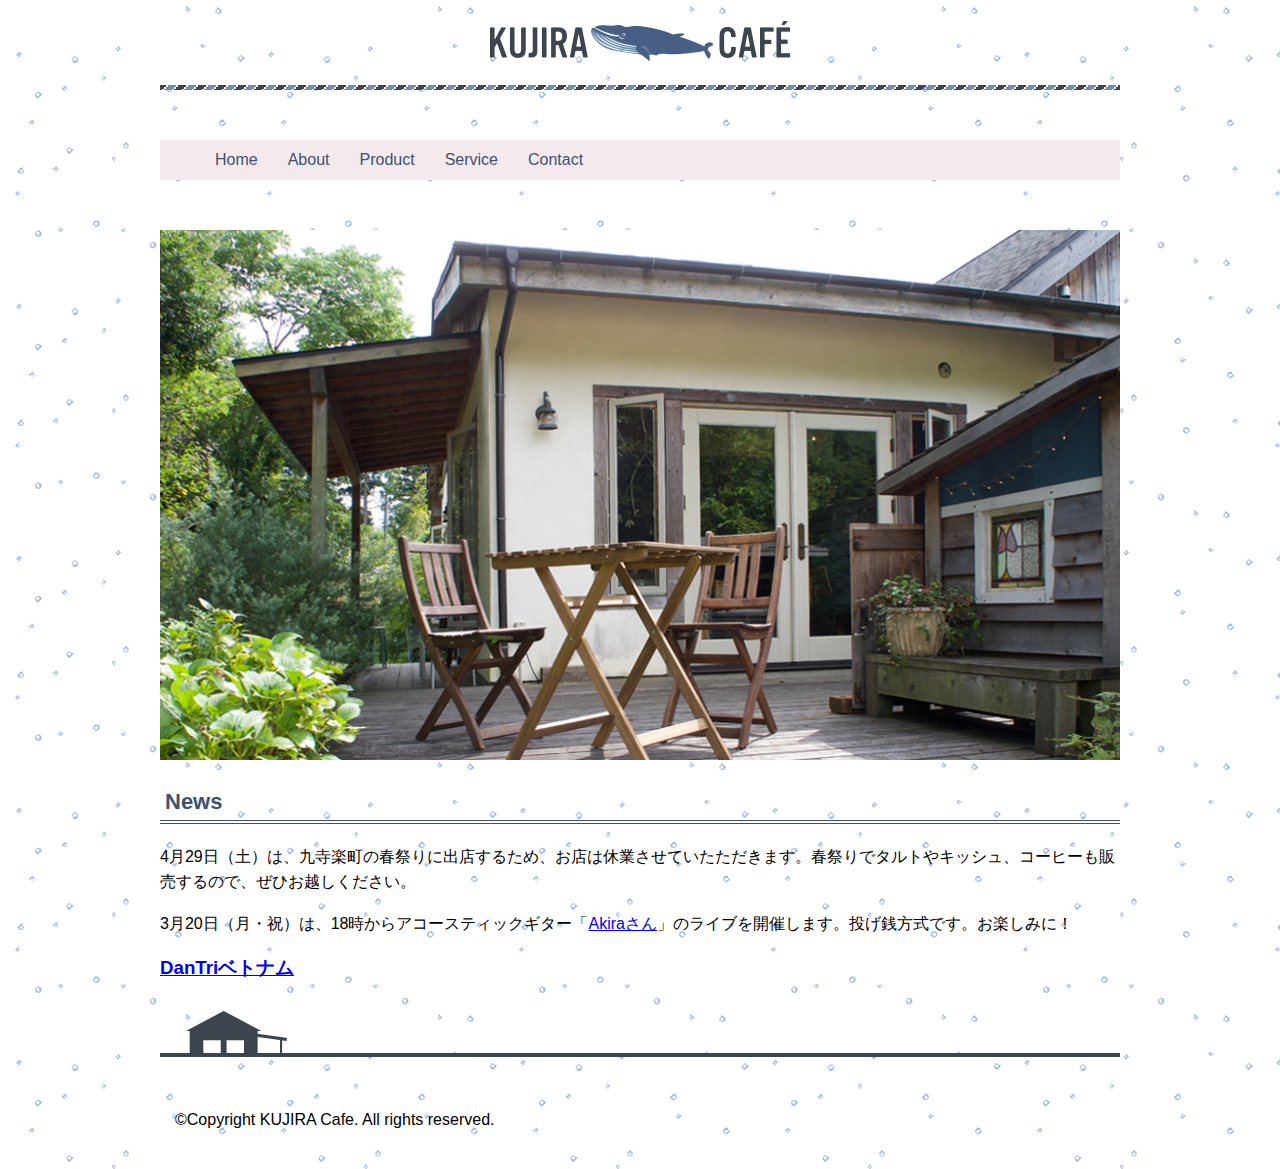
<file: index.html>
<!doctype html>
<html>
	<head>
		<meta charset="UTF-8">
		<meta name="viewport" content="width=device-width, initial-scale=1">
	<title>KUMJIRA Cafeへようこそ</title>
		
		<link rel ="stylesheet" href ="css/style.css">
		
	</head>
	<body>
		<div class ="wrapper">
			<!-- ヘッダー -->
			<header class ="header">
			
				<h1 class ="logo"> <a href = "index.html">
				<img src ="images/logo.png" alt="KUJIRA Cafe">
				</a></h1>
				
					<div class="repeat"></div>
	<nav>
    <div id="menu">
        <ul class="root">
            <li><a href="index.html">Home</a></li>
            <li><a href="about.html">About</a></li>
            <li><a href="menu.html">Product</a></li>
            <li><a href="access.html">Service</a></li>
            <li><a href="contact.html">Contact</a></li>
        </ul>
    </div>
	</nav>
			</header>
			<!-- ヘッダー ここまで -->
			<!-- メイン -->
			<div class ="keyvisual">
					<img src ="images/keyvisual.jpg" alt=" ">
			</div>
			<main>
			<h2 id = "news">News</h2>
			<p class ="news-item">4月29日（土）は、九寺楽町の春祭りに出店するため、お店は休業させていたただきます。春祭りでタルトやキッシュ、コーヒーも販売するので、ぜひお越しください。</p>
	
			<p class ="new-item">3月20日（月・祝）は、18時からアコースティックギター「<a href ="https://www.youtube.com/watch?v=jhKe3MlAvnA&list=RDMM&index=1" target ="_blank">Akiraさん</a>」のライブを開催します。投げ銭方式です。お楽しみに！</p>
			<div id ="dung">
			<h3><a href="taolayout/layout/index.html" />DanTriベトナム</a><h3>
			</div>			
			</main>
			<!-- メイン ここまで -->
			<!-- フッター -->
			<footer class="footer">
			<p>&copy;Copyright KUJIRA Cafe. All rights reserved.</p>
			</footer>
			<!-- フッター ここまで -->
		</div>
	</body>
</html>
</file>
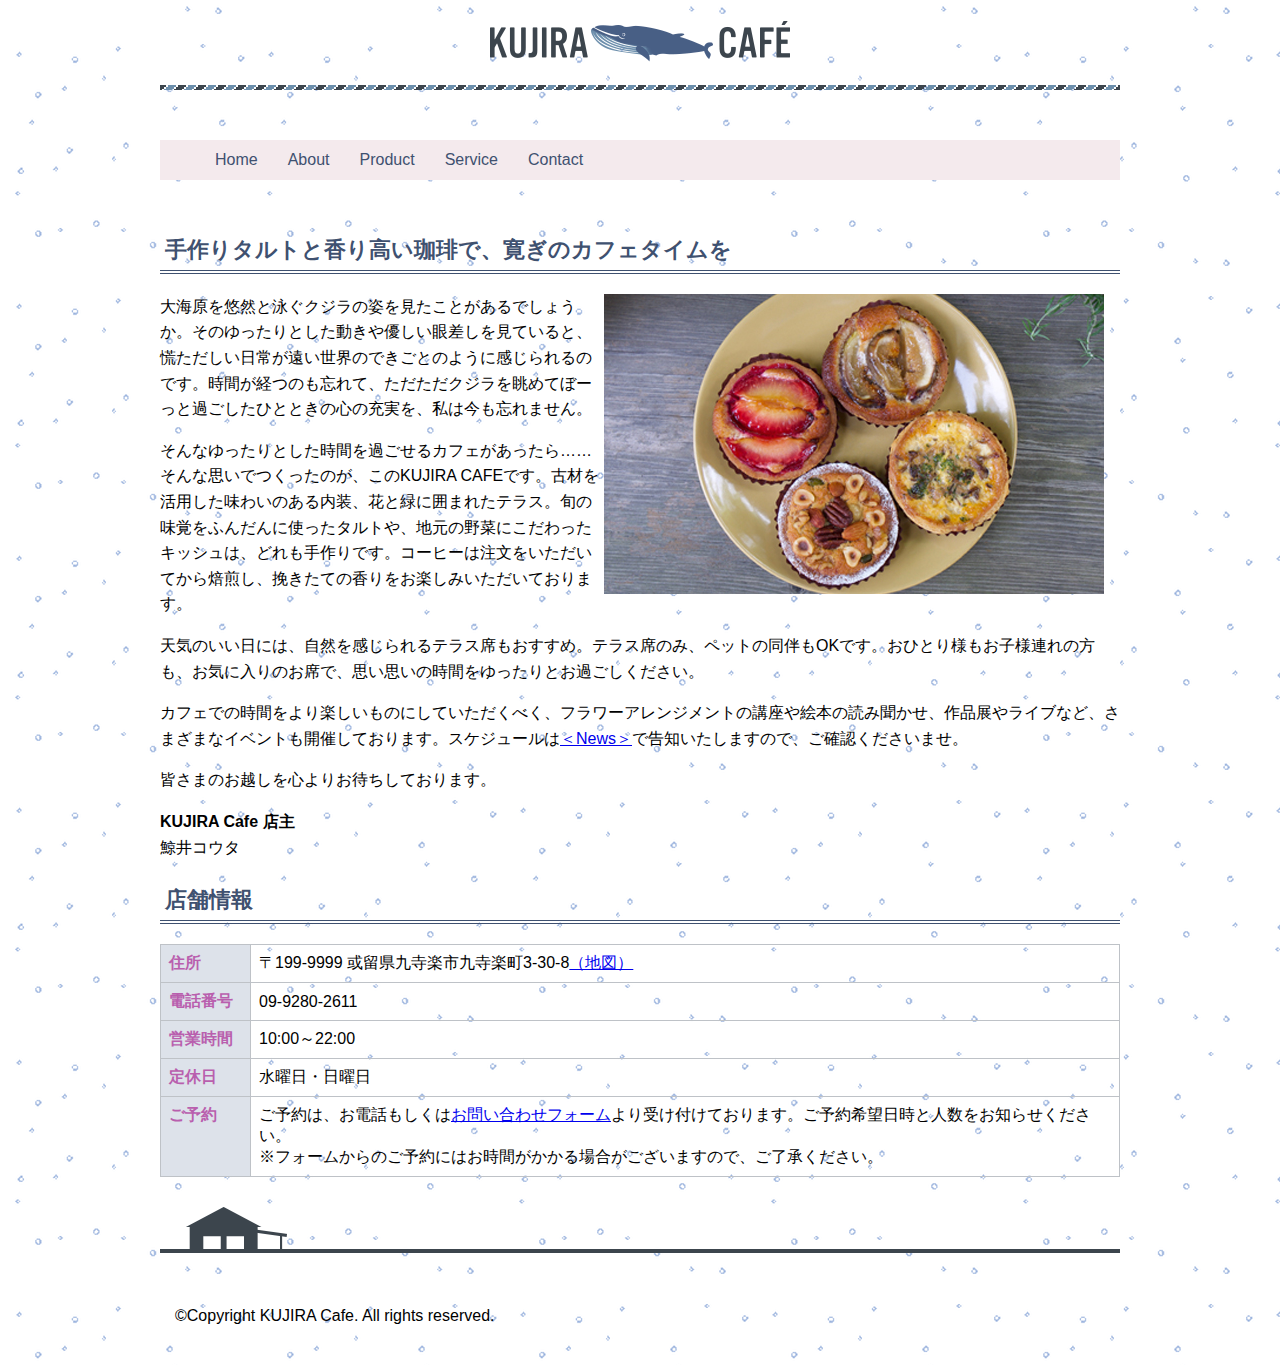
<file: about.html>
<!doctype html>
<html>
	<head>
		<meta charset="UTF-8">
		<meta name="viewport" content="width=device-width, initial-scale=1">
	<title>KUJIRA Cafe について  |   KUJIRA Cafe</title>
		<link rel ="stylesheet" href ="css/style.css">
	</head>
	<body>
		<div class ="wrapper">
			<!-- ヘッダー -->
			<header class ="header">
			
				<h1 class ="logo"> <a href = "index.html"><img src ="images/logo.png" alt="KUJIRA Cafe"></a></h1>
					<div class="repeat"></div>
				 <div id="menu">
        <ul class="root">
            <li><a href="index.html">Home</a></li>
            <li><a href="about.html">About</a></li>
            <li><a href="menu.html">Product</a></li>
            <li><a href="access.html">Service</a></li>
            <li><a href="contact.html">Contact</a></li>
        </ul>
    </div>
			</header>
			<!-- ヘッダー ここまで -->
			<!-- メイン -->
			<main>
			<h2>手作りタルトと香り高い珈琲で、寛ぎのカフェタイムを</h2>
			<p><img src ="images/about-photo.jpg" alt ="タルトの写真" class="shop-photo">大海原を悠然と泳ぐクジラの姿を見たことがあるでしょうか。そのゆったりとした動きや優しい眼差しを見ていると、慌ただしい日常が遠い世界のできごとのように感じられるのです。時間が経つのも忘れて、ただただクジラを眺めてぼーっと過ごしたひとときの心の充実を、私は今も忘れません。</p>

			<p>そんなゆったりとした時間を過ごせるカフェがあったら……そんな思いでつくったのが、このKUJIRA CAFEです。古材を活用した味わいのある内装、花と緑に囲まれたテラス。旬の味覚をふんだんに使ったタルトや、地元の野菜にこだわったキッシュは、どれも手作りです。コーヒーは注文をいただいてから焙煎し、挽きたての香りをお楽しみいただいております。</p>

			<p>天気のいい日には、自然を感じられるテラス席もおすすめ。テラス席のみ、ペットの同伴もOKです。おひとり様もお子様連れの方も、お気に入りのお席で、思い思いの時間をゆったりとお過ごしください。</p>

			<p>カフェでの時間をより楽しいものにしていただくべく、フラワーアレンジメントの講座や絵本の読み聞かせ、作品展やライブなど、さまざまなイベントも開催しております。スケジュールは<a href ="index.html#news">＜News＞</a>で告知いたしますので、ご確認くださいませ。</p>

			<p>皆さまのお越しを心よりお待ちしております。</p>

			<p><strong>KUJIRA Cafe 店主</strong><br>鯨井コウタ</p>
			<h2>店舗情報</h2>
					<table class="info">
						<tr>
							<th>住所</th>
							<td>〒199-9999 或留県九寺楽市九寺楽町3-30-8<a href ="access.html">（地図）</a></td>
						</tr>
						<tr>
							<th>電話番号</th>
							<td>09-9280-2611</td>
						</tr>
						<tr>
							<th>営業時間</th>	
							<td>10:00～22:00</td>
						</tr>
						<tr>
							<th>定休日</th>
							<td>水曜日・日曜日</td>
						</tr>
						<tr>
							<th>ご予約</th>
							<td>	ご予約は、お電話もしくは<a  href ="contact.html">お問い合わせフォーム</a>より受け付けております。ご予約希望日時と人数をお知らせください。<br>
							※フォームからのご予約にはお時間がかかる場合がございますので、ご了承ください。</td>
						</tr>
					</table>
			
			</main>
			<!-- メイン ここまで -->
			<!-- フッター -->
			<footer class="footer">
			<p>&copy;Copyright KUJIRA Cafe. All rights reserved.</p>
			</footer>
			<!-- フッター ここまで -->
		</div>
	</body>
</html>
</file>
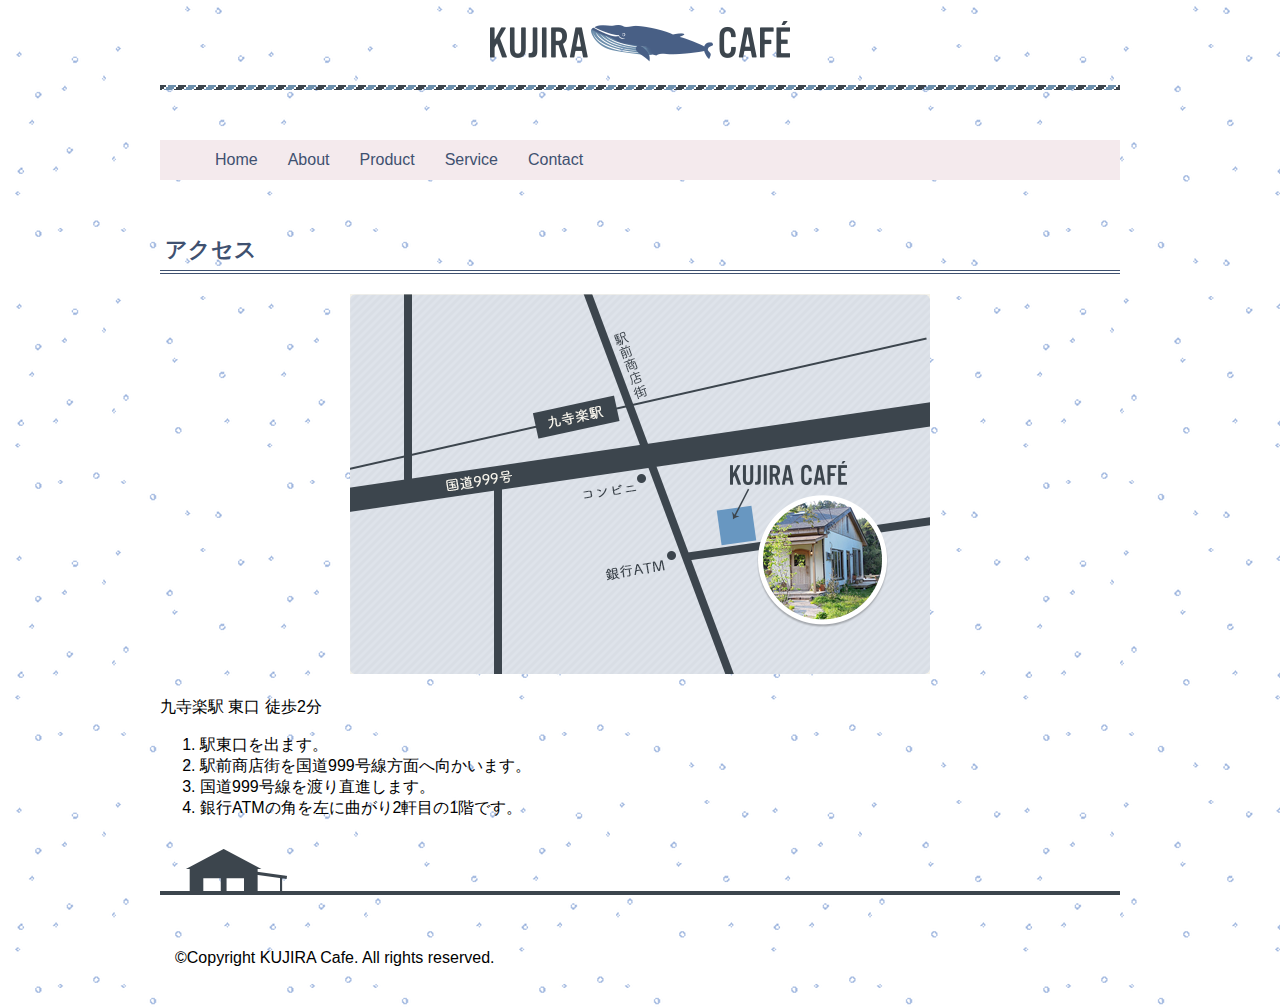
<file: access.html>
<!doctype html>
<html>
	<head>
		<meta charset="UTF-8">
		<meta name="viewport" content="width=device-width, initial-scale=1">
	<title>アクセス  |  KUJIRA Cafe</title>
		<link rel ="stylesheet" href="css/style.css">
	</head>
	<body>
		
		<div class ="wrapper">
			<!-- ヘッダー -->
			<header class ="header">
			
				<h1 class ="logo"> <a href = "index.html"><img src ="images/logo.png" alt="KUJIRA Cafe"></a></h1>
					<div class="repeat"></div>
				 <div id="menu">
        <ul class="root">
            <li><a href="index.html">Home</a></li>
            <li><a href="about.html">About</a></li>
            <li><a href="menu.html">Product</a></li>
            <li><a href="access.html">Service</a></li>
            <li><a href="contact.html">Contact</a></li>
        </ul>
    </div>
			</header>
			<!-- ヘッダー ここまで -->
			<!-- メイン -->
			
			<main>
			<h2>アクセス</h2>
			<div class ="map"><img src = "images/map.png" alt ="地図"></div>
			<p >九寺楽駅 東口 徒歩2分</p>

			<ol>
				<li>駅東口を出ます。</li>
				<li>駅前商店街を国道999号線方面へ向かいます。</li>
				<li>国道999号線を渡り直進します。</li>
				<li>銀行ATMの角を左に曲がり2軒目の1階です。</li>
			</ol>
			
			</main>
			<!-- メイン ここまで -->
			<!-- フッター -->
			<footer class="footer">
			<p>&copy;Copyright KUJIRA Cafe. All rights reserved.</p>
			</footer>
			<!-- フッター ここまで -->
		</div>
	</body>
</html>
</file>
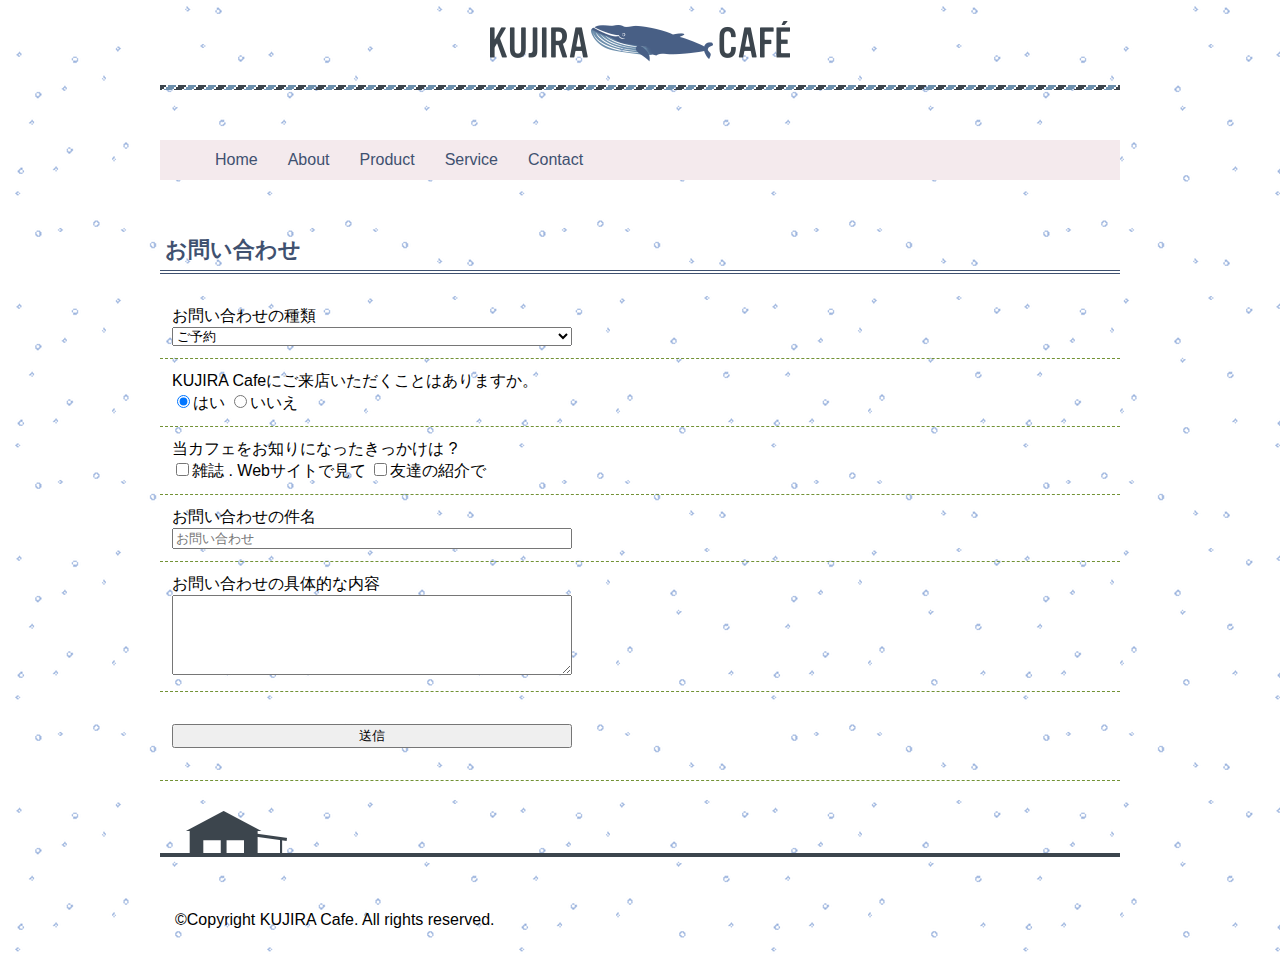
<file: contact.html>
<!doctype html>
<html>
	<head>
		<meta charset="UTF-8">
		<meta name="viewport" content="width=device-width, initial-scale=1">
	<title>お問い合わせ  |  KUJIRA Cafe</title>
		<link rel ="stylesheet" href ="css/style.css">
	</head>
	<body>
		<div class ="wrapper">
			<!-- ヘッダー -->
			<header class ="header">
			
				<h1 class ="logo"> <a href = "index.html"><img src ="images/logo.png" alt="KUJIRA Cafe"></a></h1>
					<div class="repeat"></div>
				  <div id="menu">
        <ul class="root">
            <li><a href="index.html">Home</a></li>
            <li><a href="about.html">About</a></li>
            <li><a href="menu.html">Product</a></li>
            <li><a href="access.html">Service</a></li>
            <li><a href="contact.html">Contact</a></li>
        </ul>
    </div>
			</header>
			<!-- ヘッダー ここまで -->
			<!-- メイン -->
			
			<main>
			<h2>お問い合わせ</h2>
			<form method ="GET" action="result.html">
				
			
			<div>
					<label for="kind">お問い合わせの種類</label> <br>
				<select id="kind" name="kind">
					<option value=" reservation">ご予約 </option>   
					<option value="event"> イベントについて </option>
					<option value="contact">その他のお問い合わせ </option>
				</select>
			</div>
			<div>
				KUJIRA Cafeにご来店いただくことはありますか。 <br>
					<label><input type="radio" name="first" value="yes" checked>はい </label>
					<label><input type="radio" name="first" value="no">いいえ </label>
			</div>
			<div>
				当カフェをお知りになったきっかけは ? <br>
					<label><input type="checkbox" name="how" value="magazine">雑誌 . Webサイトで見て </label>
					<label><input type="checkbox" name="how" value=" friends">友達の紹介で </label>
			</div>
			<div>
					<label>お問い合わせの件名 <br>
					<input type="text" name="subject" placeholder="お問い合わせ "> </label>
			</div>
			<div>
					<label>お問い合わせの具体的な内容 <br>
					<textarea name ="massage"></textarea></label>
			</div>
			<div>
				<input type="submit" name="submit" value="送信">
			</div>
				</form>
			</main>
			<!-- メイン ここまで -->
			<!-- フッター -->
			<footer class="footer">
			<p>&copy;Copyright KUJIRA Cafe. All rights reserved.</p>
			</footer>
			<!-- フッター ここまで -->
		</div>
	</body>
</html>
</file>
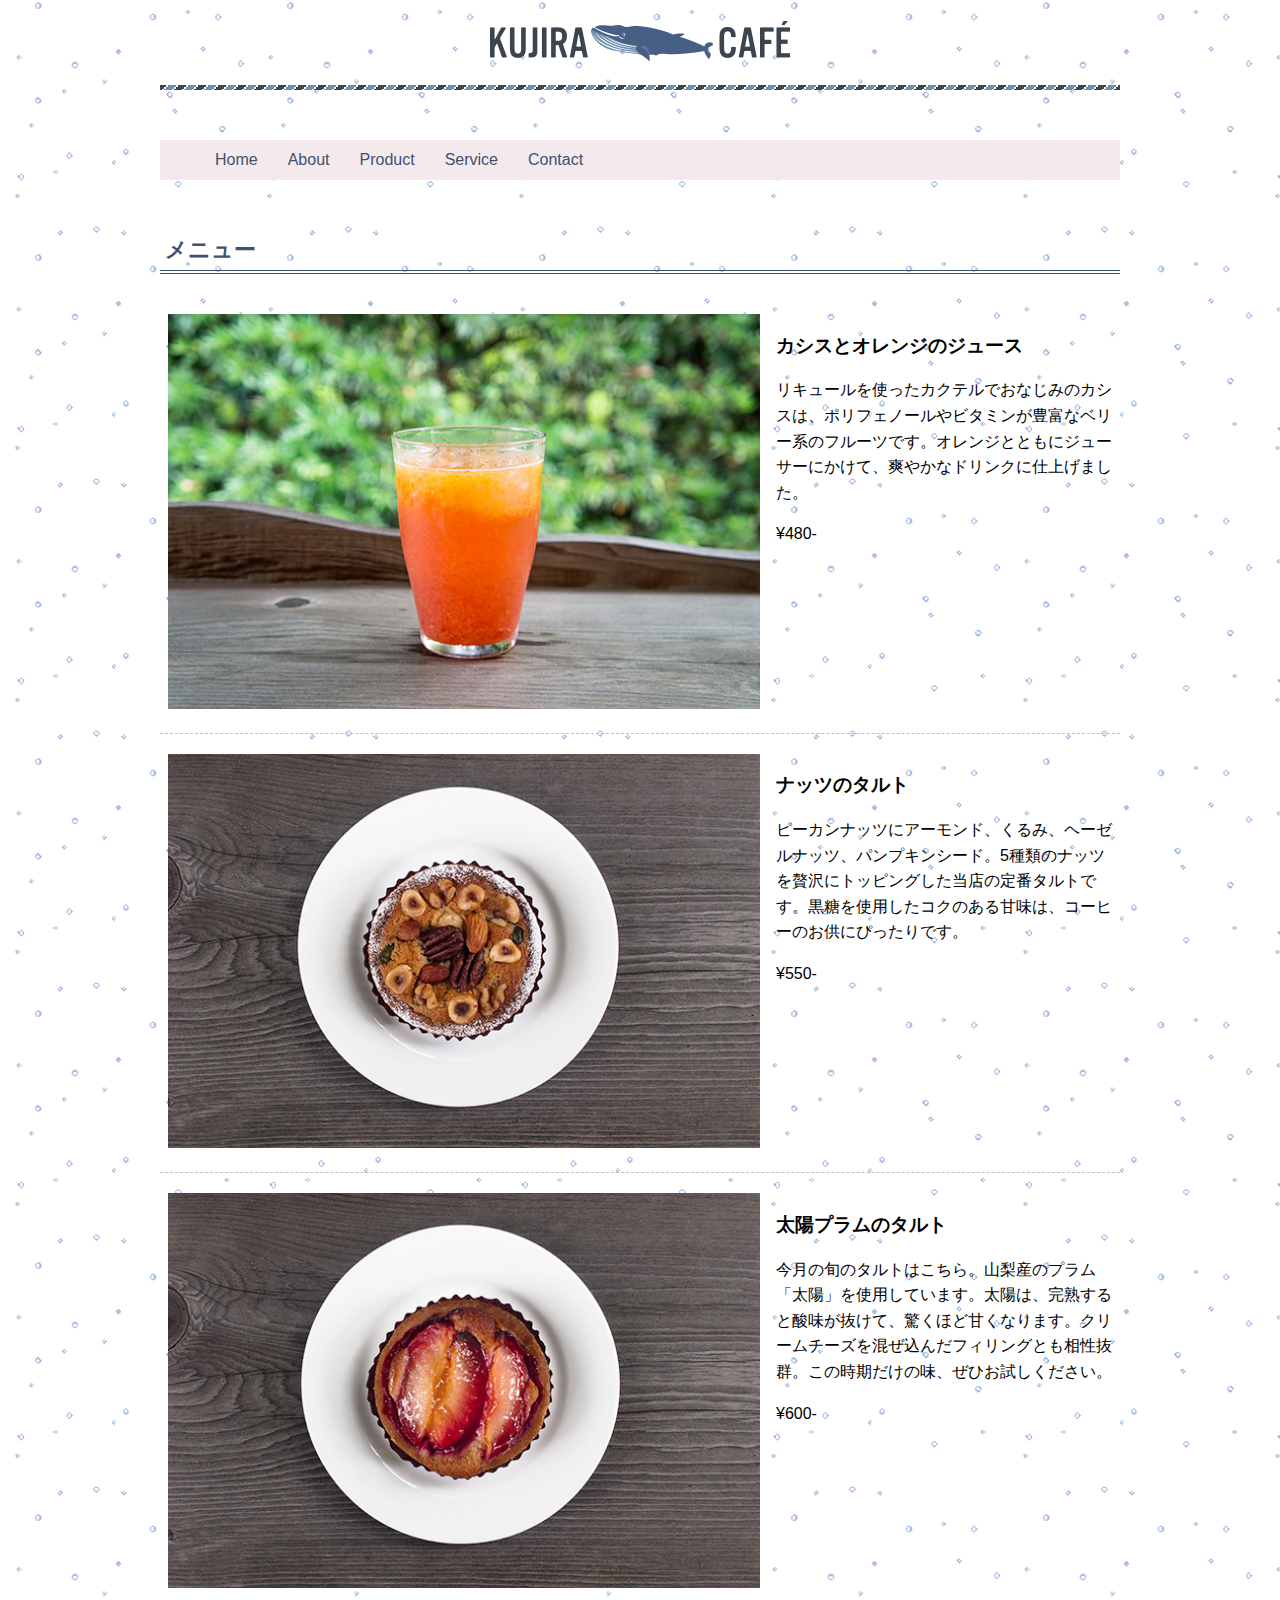
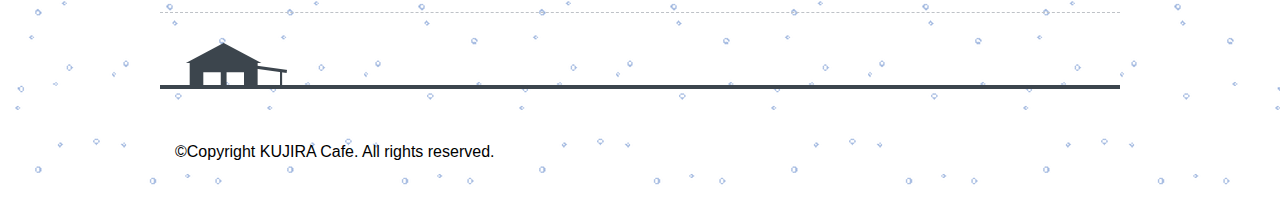
<file: menu.html>
<!doctype html>
<html>
	<head>
		<meta charset="UTF-8">
		<meta name="viewport" content="width=device-width, initial-scale=1">
	<title>メニュー  |  KUJIRA Cafe</title>
		<link rel ="stylesheet" href ="css/style.css">
	</head>
	<body>
		<div class ="wrapper">
			<!-- ヘッダー -->
			<header class ="header">
			
				<h1 class ="logo"> <a href = "index.html"><img src ="images/logo.png" alt="KUJIRA Cafe"></a></h1>
					<div class="repeat"></div>
				 <div id="menu">
        <ul class="root">
            <li><a href="index.html">Home</a></li>
            <li><a href="about.html">About</a></li>
            <li><a href="menu.html">Product</a>
               <ul class="submenu">
                   <li><a href="">カシスとオレンジのジュース</a></li>
                   <li><a href="">ナッツのタルト</a></li>
                   <li><a href="">太陽プラムのタルト</a></li>
                   
               </ul>
            </li>
            <li><a href="access.html">Service</a></li>
            <li><a href="contact.html">Contact</a></li>
        </ul>
    </div>
			</header>
			<!-- ヘッダー ここまで -->
			<!-- メイン -->
			
			<main>
			<h2>メニュー</h2>
			<div class ="menu-block">
				<div class ="menu-item">
					<div class ="menu-photo">
					<img src ="images/menu-photo1.jpg" alt =" ">
				</div>
					<div class ="menu-text">
						<h3>カシスとオレンジのジュース</h3>
						<p>リキュールを使ったカクテルでおなじみのカシスは、ポリフェノールやビタミンが豊富なベリー系のフルーツです。オレンジとともにジューサーにかけて、爽やかなドリンクに仕上げました。</p>

					<p >&yen;480-</p>				
					</div>
				</div>	
			</div>
				<div class ="menu-item">
					<div class ="menu-photo">
						<img src ="images/menu-photo2.jpg" alt= " ">
					</div>
					<div class ="menu-text">
						<h3>ナッツのタルト</h3>
						<p>ピーカンナッツにアーモンド、くるみ、ヘーゼルナッツ、パンプキンシード。5種類のナッツを贅沢にトッピングした当店の定番タルトです。黒糖を使用したコクのある甘味は、コーヒーのお供にぴったりです。</p>

						<p>&yen;550-</p>
					</div>
				</div>
				<div class ="menu-item">
					<div class ="menu-photo">
						<img src ="images/menu-photo3.jpg" alt =" ">
					</div>
					<div class ="menu-text">
						<h3>太陽プラムのタルト</h3>
						<p>今月の旬のタルトはこちら。山梨産のプラム「太陽」を使用しています。太陽は、完熟すると酸味が抜けて、驚くほど甘くなります。クリームチーズを混ぜ込んだフィリングとも相性抜群。この時期だけの味、ぜひお試しください。</p>

					<p>&yen;600-</p>
					</div>
				</div>
			</main>
			<!-- メイン ここまで -->
			<!-- フッター -->
			<footer class="footer">
			<p>&copy;Copyright KUJIRA Cafe. All rights reserved.</p>
			</footer>
			<!-- フッター ここまで -->
		</div>
	</body>
</html>
</file>
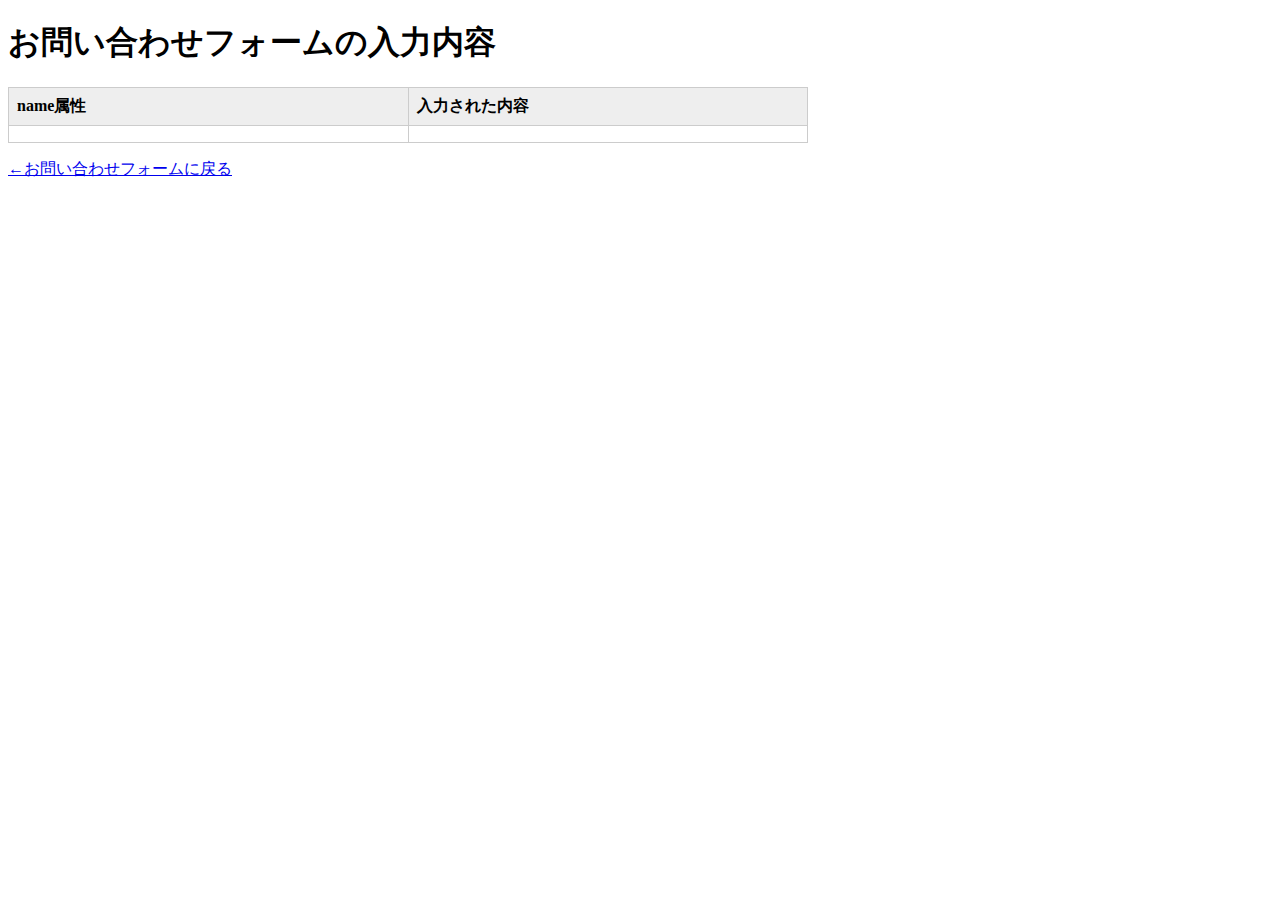
<file: result.html>
<!doctype html>
<html>
<head>
<meta charset="UTF-8">
<meta name="viewport" content="width=device-width, initial-scale=1">
<title>お問い合わせの入力内容</title>
<style>
#result {
	border: 1px solid #cccccc;
	border-collapse: collapse;
	width: 100%;
	max-width: 800px;
}
th, td {
	padding: 0.5em;
	border: 1px solid #cccccc;
	text-align: left;
	vertical-align: top;
}
th {
	width: 100px;
	background-color: #eeeeee;
}
</style>

</head>
<body>
<h1>お問い合わせフォームの入力内容</h1>
<table id="result">
	<tbody id="test">
	<tr><th>name属性</th><th>入力された内容</th></tr>
	</tbody>
</table>
<p><a href="contact.html">←お問い合わせフォームに戻る</a></p>

<script>
'use strict';

{
	window.addEventListener('DOMContentLoaded', function(){
		var params = decodeURI(location.search);
		params = params.substring(1);
		var paramArray = [];
		paramArray = params.split("&");
		var tableContent = "";
		paramArray.forEach(function(item, index){
			var keyValue = [];
			keyValue = item.split("=");
			var tr = document.createElement("tr");
			var tdName = document.createElement("td");
			tdName.textContent = keyValue[0];
			var tdValue = document.createElement("td");
			tdValue.textContent = keyValue[1];
			tr.appendChild(tdName);
			tr.appendChild(tdValue);
			var e = document.getElementById("test");
			e.appendChild(tr);
		});
	});
}
</script>
</body>
</html>
</file>
<file: css/style.css>
@charset "UTF-8";

/* すべてのWEBページに適用される。*/
html {
	font-family: sans-serif
	}
	 * {
		box-sizing: border-box;
	}
	body {
		margin: 0 0 0 0;
		background-image: url("../images/anhnen.gif")
	}
	/* wrapper: la selector chua toan bo noi dung trang web */
	.wrapper {
		margin: 0 auto 0 auto; /* 左右のマージンをautoに: dua trang web ra giua trinh duyet*/
		max-width: 960px; /* width of website*/
	}
	h2 {
		color: #3f5170;
		font-size: 22px;
		border-bottom: 4px double #3f5170;
		margin-top: 20px;
		margin-right: 0px;
		margin-bottom: 20px;
		margin-left: 0px;
		padding: 5px;
	}
	p {
		line-height: 25.6px;
		}
		.repeat {
			width: 960px;
            
            height: 5px;
			background-repeat: repeat-x;
			background-image: url(../images/menu-bg.png)
			
		}
	#menu {
    max-width: 960px;
    height: 40px;
			margin: 50px auto;
			background:#f4eaed;
}

ul.root >li{ 
    list-style-type: none;
     float: left;  /* cho cac phan tu cua the li nam tren 1 hang */
			position: relative;
		
}
ul.root >li > a {
    text-decoration: none;
    color: #3f5170;;
    padding: 0px 15px;
    line-height: 40px;  
    display: block; 
}
ul.root> li > a:hover {
    background: orange;
    color: red;
    transition: ease-in 0.3s;
    -moz-transition: ease-in 0.3s;
    -webkit-transition: ease-in 0.3s ;
}
ul.submenu {
    width: 300px;
    min-height: 100px;
    display: none; /* lam cho hop menu bien mat */
	background: #f4eaed;
	padding-left: 0px;
	position: absolute;
}

ul.submenu >li  {
   list-style-type: none;
   padding-left: 3px;
	
}
ul.submenu >li >a {
    color: #3f5170;
    text-decoration: none;
    display: block;
     border-top: 1px solid #ccc;
     line-height: 30px;  /* tao cho box cua a to len */
     text-indent: 3px;
}
ul.root > li:hover ul.submenu {
 display: block;
}
ul.submenu >li >a:hover {
    color: orange;
    background-color: red;
    display: block;
}
	img {
			max-width: 100%;
			height: auto;
		}
		
	/*すべてのページに適用ーーヘッダー　-*/
	.logo {
		margin: 50p 0 40px 0;
		line-height: 0;
		text-align: center;
	}
	
.footer {
			background-image: url(../images/footer-bg.png);
			background-repeat: no-repeat;
			margin-top: 30px;
			padding: 80px 15px 20px 15px;
			
		}
		/*個別のスタイル*/
		.keyvisual {
			margin: 20px 0 20px 0;
		}
		.news-item {
			margin: 0;
		}
		/*about.html*/
		.shop-photo {
			float: right;
			padding: 0 1em 1em 3px;
		}
		.clear {
			clear: left;
		}
		.info {
			border-collapse: collapse;
		}
		.info th, .info td {
			padding: 8px;
			border: 1px solid #bec2c7;
			text-align: left; /* can phai doan van*/
		}
		.info th {
			background-color: #dde2ea;
			width: 90px;
			color: #b95fae;
			vertical-align: top;
			
		}
		/*menu.html*/
		.menu-item {
			display: flex;
			border-bottom: 1px dashed #bec2c7;
			padding: 20px 8px;

		}
		.menu-photo {
			margin-right: 16px;
			flex: 1 1 auto;/*幅を伸縮させたい */
		}
		.menu-text {
			flex: 0 0 336px;/*幅を固定させたい */
		}
		.map {
			text-align: center;
		}
		/*contact.html*/
		form div {
			padding:12px;
			border-bottom: 1px dashed #729235;
		}
		select {
			width: 30em;
		}
		input[name="subject"] {
			width: 30em;
		}
		textarea {
			width: 30em;
			height: 6em;
		}
		input[type="submit"] {
			margin: 20px 0;
			width: 30em;
		}
		/*スマートフォン向けCSS*/
		@media (max-width: 767px) {
			/* 全体ーナビゲーション*/
			.wrapper {
				margin: 0 8px;
			}
			.logo {
				margin: 30px 0;
			}
			.logo img {
				width: 200px;
			}
			
			 .nav li {
				display: block;
			}
			.menu-item {
				display: block;
			}
			.menu-photo {
				display: block;
			}
			.menu-text {
				display: block;
			}
			/* about.html - 画像のパディンぐを調節*/
			.shop-photo {
				padding-right: 0;
			}
		}
</file>
